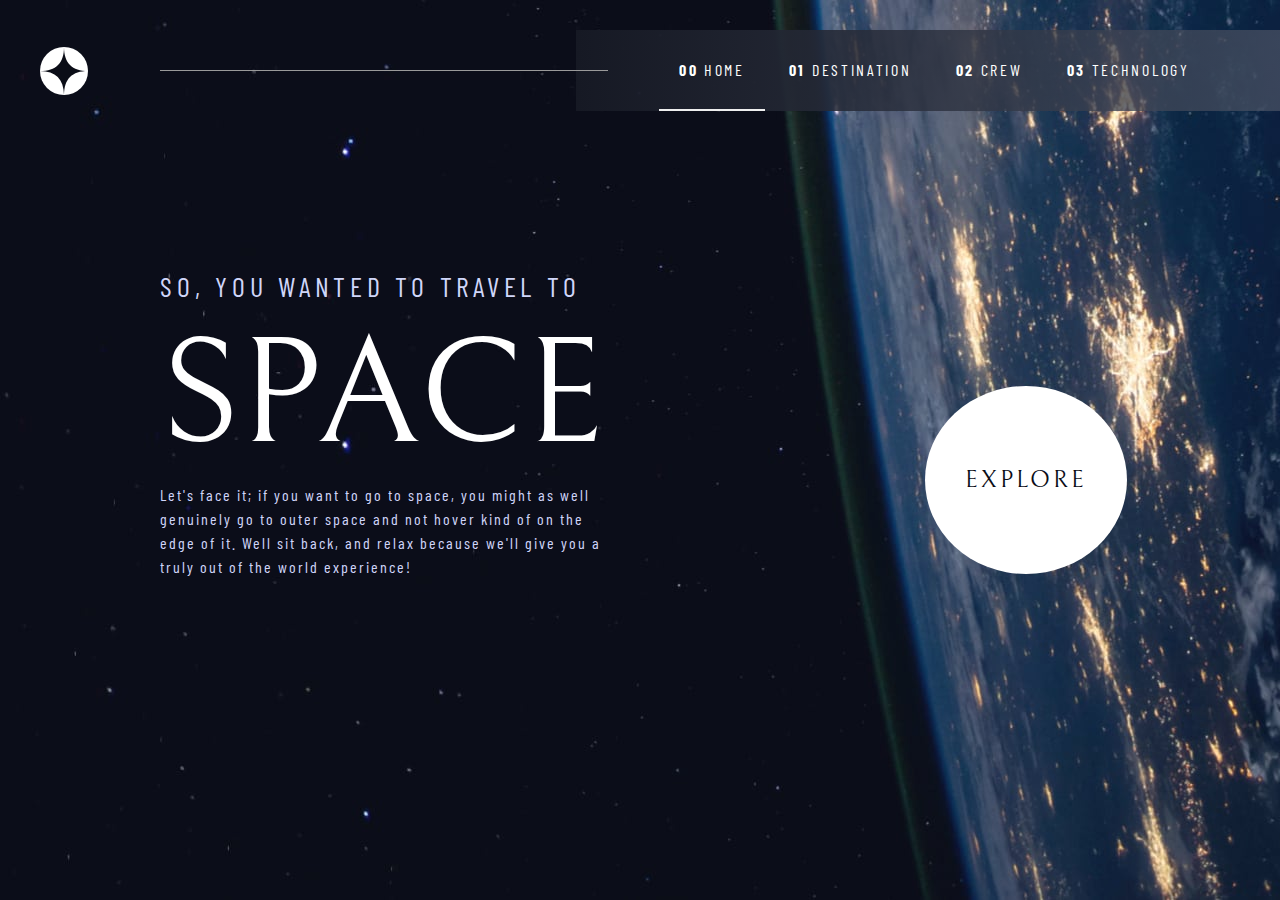
<file: index.html>
<!DOCTYPE html>
<html lang="en" dir="ltr">

<head>
  <meta charset="utf-8">
  <title>Frontend Mentor | Space tourism website</title>
  <link rel="icon" href="images/favicon-32x32.png">
  <link rel="stylesheet" href="css/styles-index.css">
  <link rel="preconnect" href="https://fonts.googleapis.com">
  <link rel="preconnect" href="https://fonts.gstatic.com" crossorigin>
  <link href="https://fonts.googleapis.com/css2?family=Barlow+Condensed&family=Bellefair&display=swap" rel="stylesheet">
</head>

<body>
  <header>
    <img class="navicon" src="images/shared/logo.svg" alt="">
    <hr class="navhr">
    <nav>
      <ul class="navul">
        <li class="navitemselected"><a href="index.html"><strong>00</strong> HOME</a></li>
        <li><a href="destination-moon.html"><strong>01</strong> DESTINATION</a></li>
        <li><a href="crew-commander.html"><strong>02</strong> CREW</a></li>
        <li><a href="technology-vehicle.html"><strong>03</strong> TECHNOLOGY</a></li>
      </ul>
    </nav>
  </header>
  <div class="main-container">
    <div class="sub-container1">
        <h5>SO, YOU WANTED TO TRAVEL TO</h5>
        <h1>SPACE</h1>
        <p>Let's face it; if you want to go to space, you might as well genuinely go to outer
           space and not hover kind of on the edge of it. Well sit back, and relax because we'll
           give you a truly out of the world experience!
        </p>
    </div>
    <div class="sub-container2">
      <a class="btn" href="">EXPLORE</a>
    </div>

  </div>


</body>

</html>
</file>
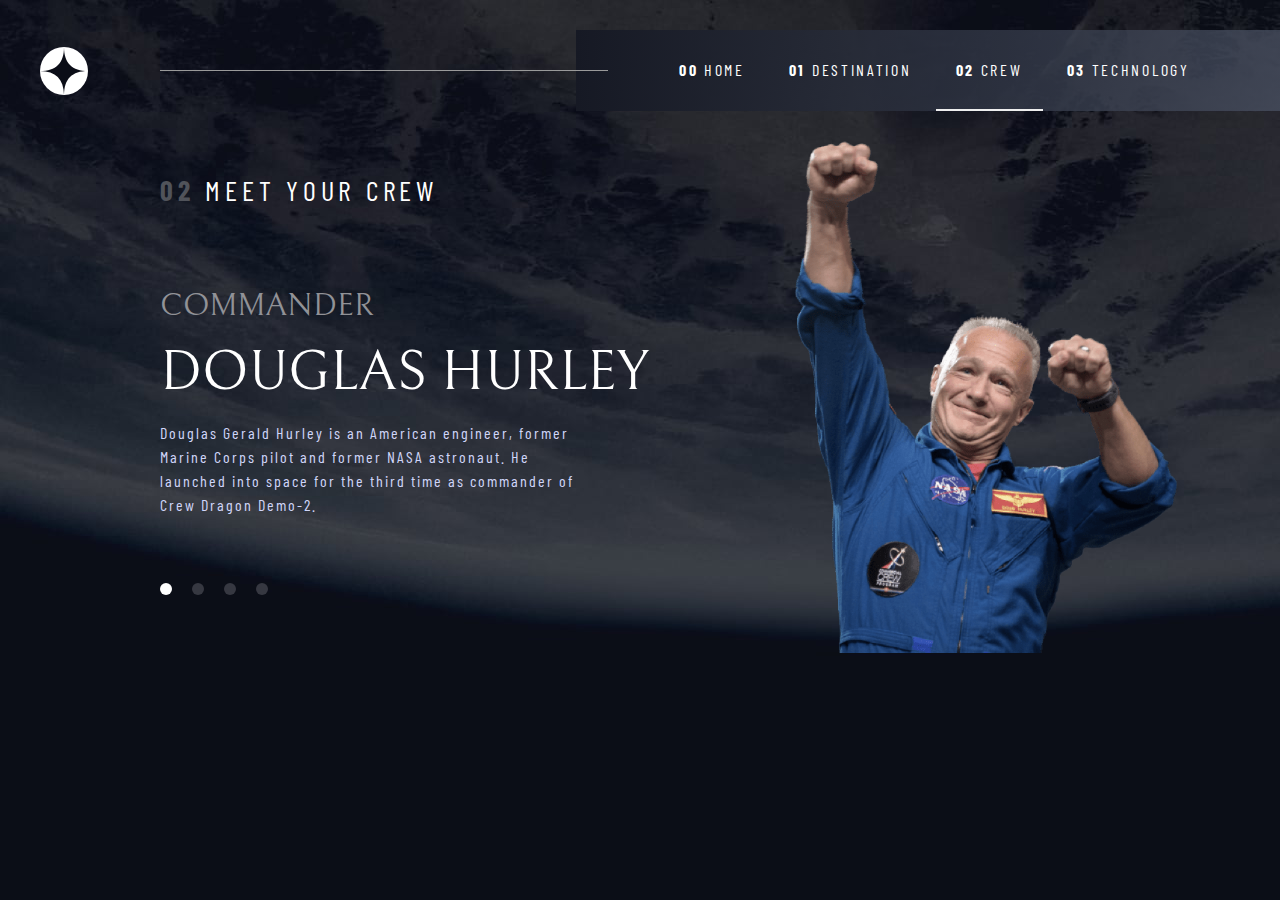
<file: crew-commander.html>
<!DOCTYPE html>
<html lang="en" dir="ltr">

<head>
  <meta charset="utf-8">
  <title>Frontend Mentor | Space tourism website</title>
  <link rel="icon" href="images/favicon-32x32.png">
  <link rel="stylesheet" href="css/styles-index.css">
  <link rel="stylesheet" href="css/styles-crew.css">
  <link rel="preconnect" href="https://fonts.googleapis.com">
  <link rel="preconnect" href="https://fonts.gstatic.com" crossorigin>
  <link href="https://fonts.googleapis.com/css2?family=Barlow+Condensed&family=Bellefair&display=swap" rel="stylesheet">
</head>

<body>
  <header>
    <img class="navicon" src="images/shared/logo.svg" alt="">
    <hr class="navhr">
    <nav>
      <ul class="navul">
        <li><a href="index.html"><strong>00</strong> HOME</a></li>
        <li><a href="destination-moon.html"><strong>01</strong> DESTINATION</a></li>
        <li class="navitemselected"><a href="crew-commander.html"><strong>02</strong> CREW</a></li>
        <li><a href="technology-vehicle.html"><strong>03</strong> TECHNOLOGY</a></li>
      </ul>
    </nav>
  </header>
  <div class="main-container-crew">
    <div class="sub-container1crew">
      <h5><span class="number-span"><strong>02</strong></span> MEET YOUR CREW</h5>
      <h4>COMMANDER</h4>
      <h3>DOUGLAS HURLEY</h3>
      <p>Douglas Gerald Hurley is an American engineer, former Marine Corps pilot and former NASA astronaut. He launched into space for the third time as commander of Crew Dragon Demo-2.</p>
      <div class="dotpagelinks">
        <a class="dotselected" href="crew-commander.html"></a>
        <a class="dot" href="crew-specialist.html"></a>
        <a class="dot" href="crew-pilot.html"></a>
        <a class="dot" href="crew-engineer.html"></a>
      </div>
    </div>
    <div class="sub-container2crew">
        <img class="crewimg" src="images/crew/image-douglas-hurley.png" alt="crew moon">
    </div>
  </div>


</body>

</html>
</file>
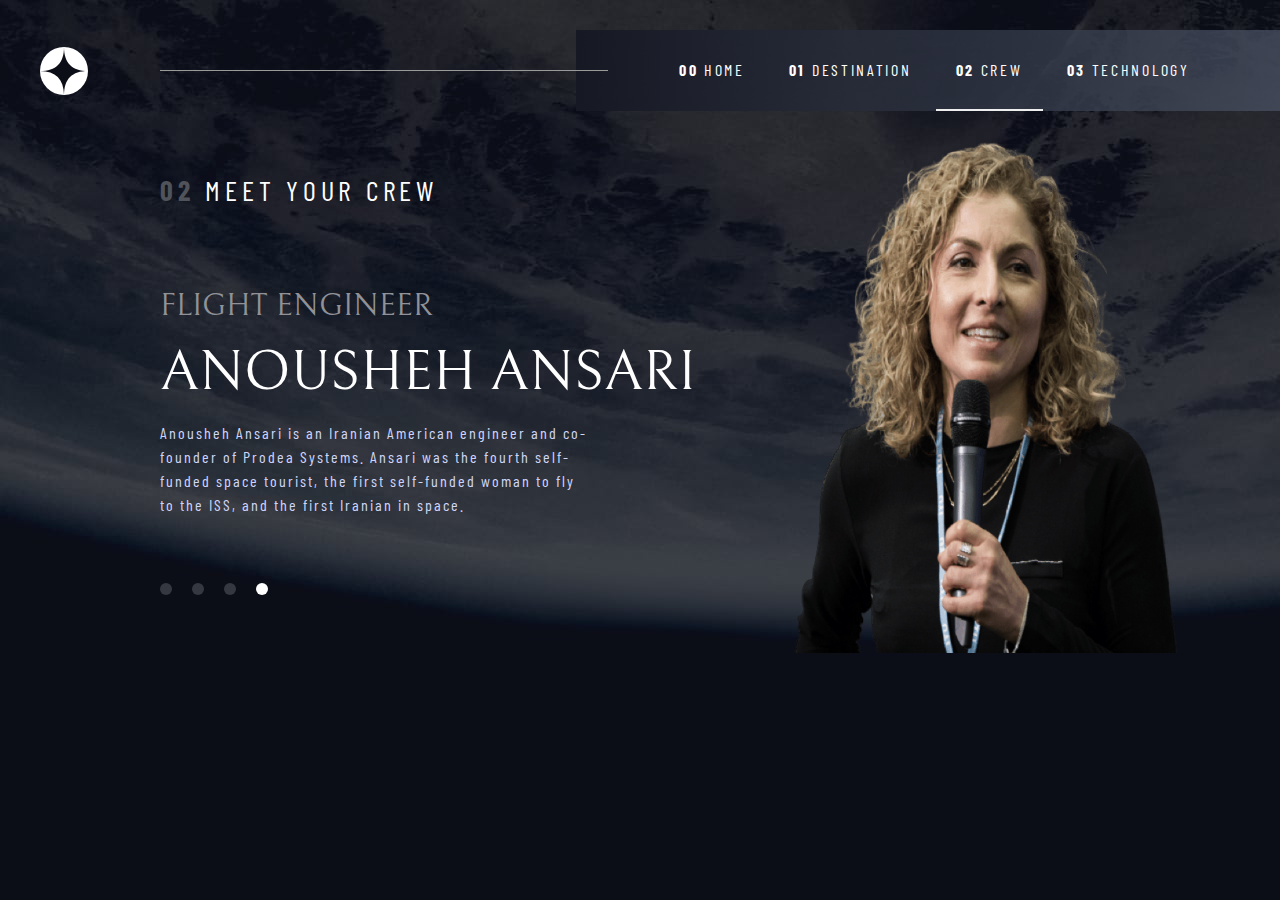
<file: crew-engineer.html>
<!DOCTYPE html>
<html lang="en" dir="ltr">

<head>
  <meta charset="utf-8">
  <title>Frontend Mentor | Space tourism website</title>
  <link rel="icon" href="images/favicon-32x32.png">
  <link rel="stylesheet" href="css/styles-index.css">
  <link rel="stylesheet" href="css/styles-crew.css">
  <link rel="preconnect" href="https://fonts.googleapis.com">
  <link rel="preconnect" href="https://fonts.gstatic.com" crossorigin>
  <link href="https://fonts.googleapis.com/css2?family=Barlow+Condensed&family=Bellefair&display=swap" rel="stylesheet">
</head>

<body>
  <header>
    <img class="navicon" src="images/shared/logo.svg" alt="">
    <hr class="navhr">
    <nav>
      <ul class="navul">
        <li><a href="index.html"><strong>00</strong> HOME</a></li>
        <li><a href="destination-moon.html"><strong>01</strong> DESTINATION</a></li>
        <li class="navitemselected"><a href="crew-commander.html"><strong>02</strong> CREW</a></li>
        <li><a href="technology-vehicle.html"><strong>03</strong> TECHNOLOGY</a></li>
      </ul>
    </nav>
  </header>
  <div class="main-container-crew">
    <div class="sub-container1crew">
      <h5><span class="number-span"><strong>02</strong></span> MEET YOUR CREW</h5>
      <h4>FLIGHT ENGINEER</h4>
      <h3>ANOUSHEH ANSARI</h3>
      <p>Anousheh Ansari is an Iranian American engineer and co-founder of Prodea Systems. Ansari was the fourth self-funded space tourist, the first self-funded woman to fly to the ISS, and the first Iranian in space.</p>
      <div class="dotpagelinks">
        <a class="dot" href="crew-commander.html"></a>
        <a class="dot" href="crew-specialist.html"></a>
        <a class="dot" href="crew-pilot.html"></a>
        <a class="dotselected" href="crew-engineer.html"></a>
      </div>
    </div>
    <div class="sub-container2crew">
        <img class="crewimg" src="images/crew/image-anousheh-ansari.png" alt="crew moon">
    </div>
  </div>


</body>

</html>
</file>
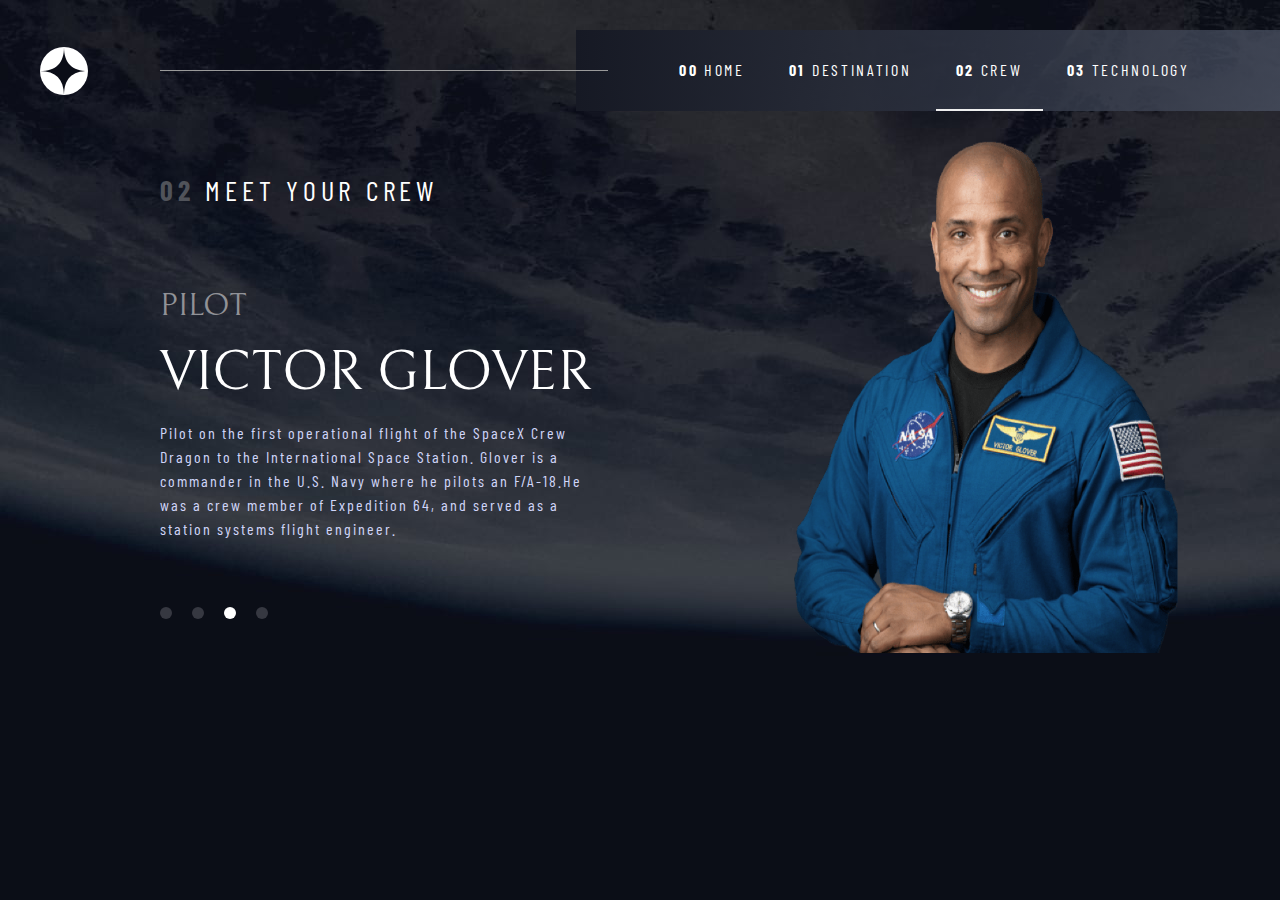
<file: crew-pilot.html>
<!DOCTYPE html>
<html lang="en" dir="ltr">

<head>
  <meta charset="utf-8">
  <title>Frontend Mentor | Space tourism website</title>
  <link rel="icon" href="images/favicon-32x32.png">
  <link rel="stylesheet" href="css/styles-index.css">
  <link rel="stylesheet" href="css/styles-crew.css">
  <link rel="preconnect" href="https://fonts.googleapis.com">
  <link rel="preconnect" href="https://fonts.gstatic.com" crossorigin>
  <link href="https://fonts.googleapis.com/css2?family=Barlow+Condensed&family=Bellefair&display=swap" rel="stylesheet">
</head>

<body>
  <header>
    <img class="navicon" src="images/shared/logo.svg" alt="">
    <hr class="navhr">
    <nav>
      <ul class="navul">
        <li><a href="index.html"><strong>00</strong> HOME</a></li>
        <li><a href="destination-moon.html"><strong>01</strong> DESTINATION</a></li>
        <li class="navitemselected"><a href="crew-commander.html"><strong>02</strong> CREW</a></li>
        <li><a href="technology-vehicle.html"><strong>03</strong> TECHNOLOGY</a></li>
      </ul>
    </nav>
  </header>
  <div class="main-container-crew">
    <div class="sub-container1crew">
      <h5><span class="number-span"><strong>02</strong></span> MEET YOUR CREW</h5>
      <h4>PILOT</h4>
      <h3>VICTOR GLOVER</h3>
      <p>Pilot on the first operational flight of the SpaceX Crew Dragon to the International Space Station. Glover is a commander in the U.S. Navy where he pilots an F/A-18.He was a crew member of Expedition 64, and served as a station systems flight engineer.</p>
      <div class="dotpagelinks">
        <a class="dot" href="crew-commander.html"></a>
        <a class="dot" href="crew-specialist.html"></a>
        <a class="dotselected" href="crew-pilot.html"></a>
        <a class="dot" href="crew-engineer.html"></a>
      </div>
    </div>
    <div class="sub-container2crew">
        <img class="crewimg" src="images/crew/image-victor-glover.png" alt="crew moon">
    </div>
  </div>


</body>

</html>
</file>
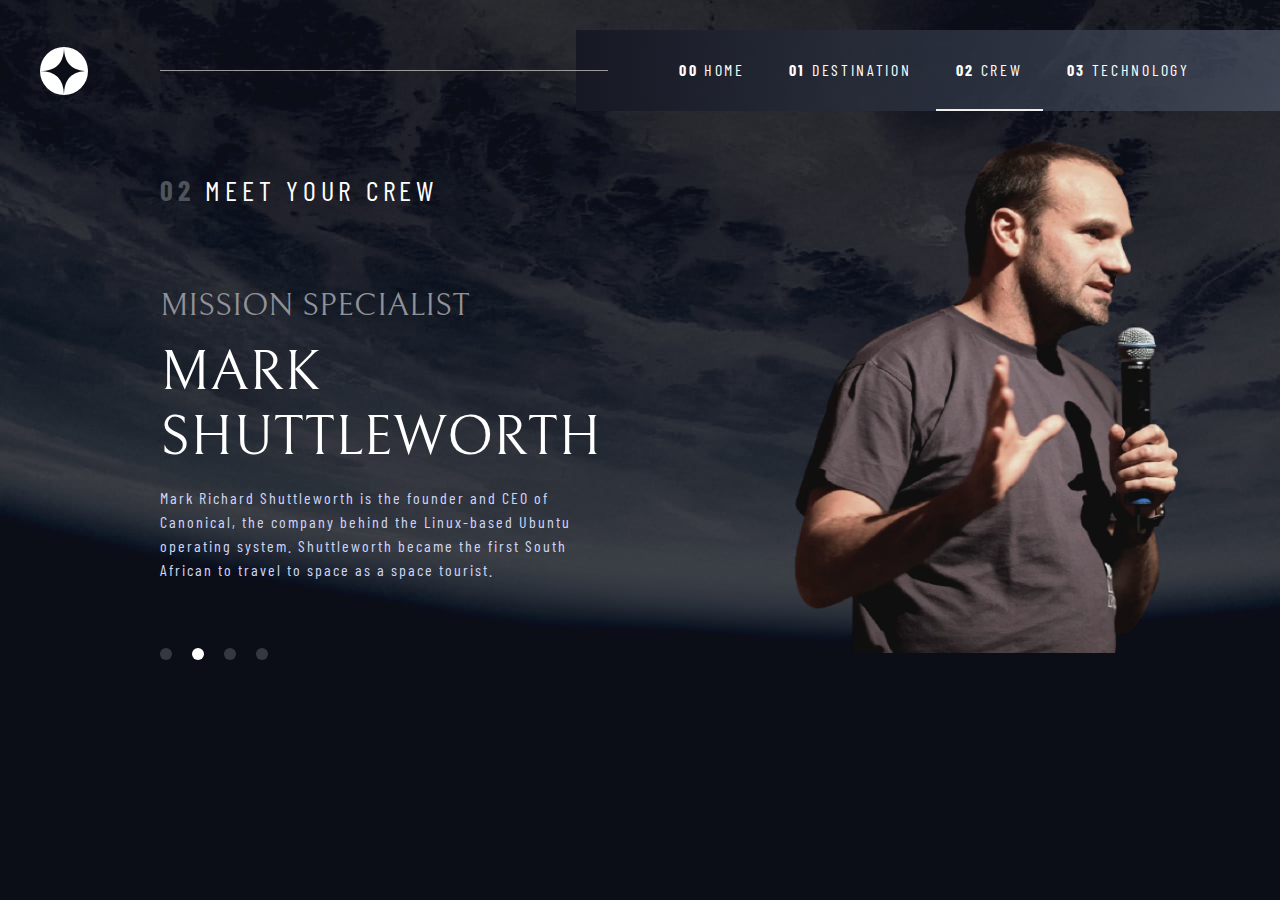
<file: crew-specialist.html>
<!DOCTYPE html>
<html lang="en" dir="ltr">

<head>
  <meta charset="utf-8">
  <title>Frontend Mentor | Space tourism website</title>
  <link rel="icon" href="images/favicon-32x32.png">
  <link rel="stylesheet" href="css/styles-index.css">
  <link rel="stylesheet" href="css/styles-crew.css">
  <link rel="preconnect" href="https://fonts.googleapis.com">
  <link rel="preconnect" href="https://fonts.gstatic.com" crossorigin>
  <link href="https://fonts.googleapis.com/css2?family=Barlow+Condensed&family=Bellefair&display=swap" rel="stylesheet">
</head>

<body>
  <header>
    <img class="navicon" src="images/shared/logo.svg" alt="">
    <hr class="navhr">
    <nav>
      <ul class="navul">
        <li><a href="index.html"><strong>00</strong> HOME</a></li>
        <li><a href="destination-moon.html"><strong>01</strong> DESTINATION</a></li>
        <li class="navitemselected"><a href="crew-commander.html"><strong>02</strong> CREW</a></li>
        <li><a href="technology-vehicle.html"><strong>03</strong> TECHNOLOGY</a></li>
      </ul>
    </nav>
  </header>
  <div class="main-container-crew">
    <div class="sub-container1crew">
      <h5><span class="number-span"><strong>02</strong></span> MEET YOUR CREW</h5>
      <h4>MISSION SPECIALIST</h4>
      <h3>MARK SHUTTLEWORTH</h3>
      <p>Mark Richard Shuttleworth is the founder and CEO of Canonical, the company behind the Linux-based Ubuntu operating system. Shuttleworth became the first South African to travel to space as a space tourist.</p>
      <div class="dotpagelinks">
        <a class="dot" href="crew-commander.html"></a>
        <a class="dotselected" href="crew-specialist.html"></a>
        <a class="dot" href="crew-pilot.html"></a>
        <a class="dot" href="crew-engineer.html"></a>
      </div>
    </div>
    <div class="sub-container2crew">
        <img class="crewimg" src="images/crew/image-mark-shuttleworth.webp" alt="crew moon">
    </div>
  </div>


</body>

</html>
</file>
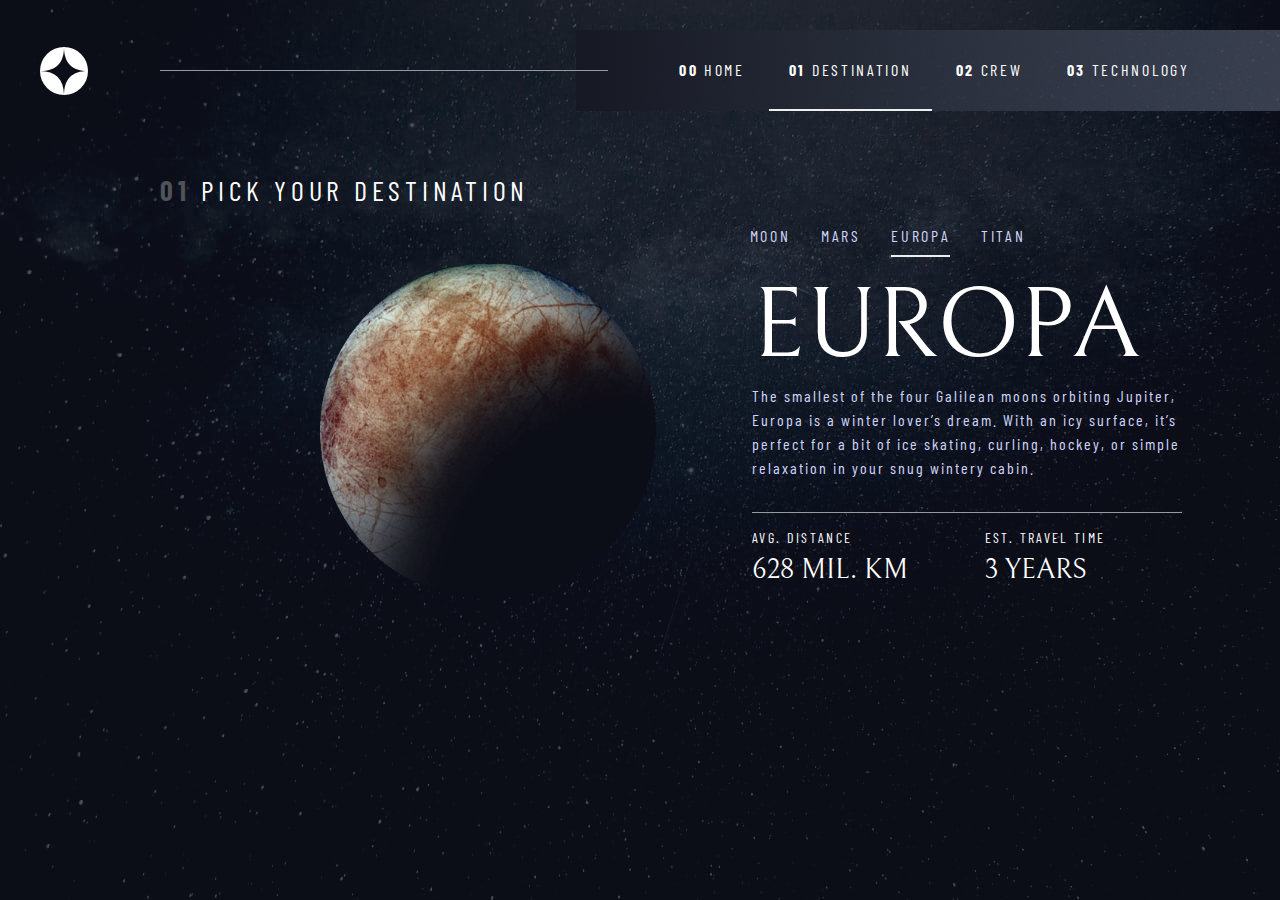
<file: destination-europa.html>
<!DOCTYPE html>
<html lang="en" dir="ltr">

<head>
  <meta charset="utf-8">
  <title>Frontend Mentor | Space tourism website</title>
  <link rel="icon" href="images/favicon-32x32.png">
  <link rel="stylesheet" href="css/styles-index.css">
  <link rel="stylesheet" href="css/styles-dest.css">
  <link rel="preconnect" href="https://fonts.googleapis.com">
  <link rel="preconnect" href="https://fonts.gstatic.com" crossorigin>
  <link href="https://fonts.googleapis.com/css2?family=Barlow+Condensed&family=Bellefair&display=swap" rel="stylesheet">
</head>

<body>
  <header>
    <img class="navicon" src="images/shared/logo.svg" alt="">
    <hr class="navhr">
    <nav>
      <ul class="navul">
        <li><a href="index.html"><strong>00</strong> HOME</a></li>
        <li class="navitemselected"><a href="destination-moon.html"><strong>01</strong> DESTINATION</a></li>
        <li><a href="crew-commander.html"><strong>02</strong> CREW</a></li>
        <li><a href="technology-vehicle.html"><strong>03</strong> TECHNOLOGY</a></li>
      </ul>
    </nav>
  </header>
  <div class="main-container-dest">
    <div class="sub-container1dest">
      <h5><span class="number-span"><strong>01</strong></span> PICK YOUR DESTINATION</h5>
      <img class="destimg" src="images/destination/image-europa.png" alt="dest moon">
    </div>
    <div class="sub-container2dest">
      <ul class="navuldest">
        <li> <a href="destination-moon.html">MOON</a> </li>
        <li> <a href="destination-mars.html">MARS</a> </li>
        <li class="navitemselected"> <a href="destination-europa.html">EUROPA</a> </li>
        <li> <a href="destination-titan.html">TITAN</a> </li>
      </ul>
      <h1>EUROPA</h1>
      <p>
        The smallest of the four Galilean moons orbiting Jupiter, Europa is a winter lover’s dream. With an icy surface, it’s perfect for a bit of ice skating, curling, hockey, or simple relaxation in your snug wintery cabin.
      </p>
      <hr>

      <div class="mini-container1">
        <h6>AVG. DISTANCE</h6>
        <h6>EST. TRAVEL TIME</h6>
      </div>

      <div class="mini-container2">
        <h6>628 MIL. KM</h6>
        <h6>3 YEARS</h6>
      </div>
    </div>
  </div>


</body>

</html>
</file>
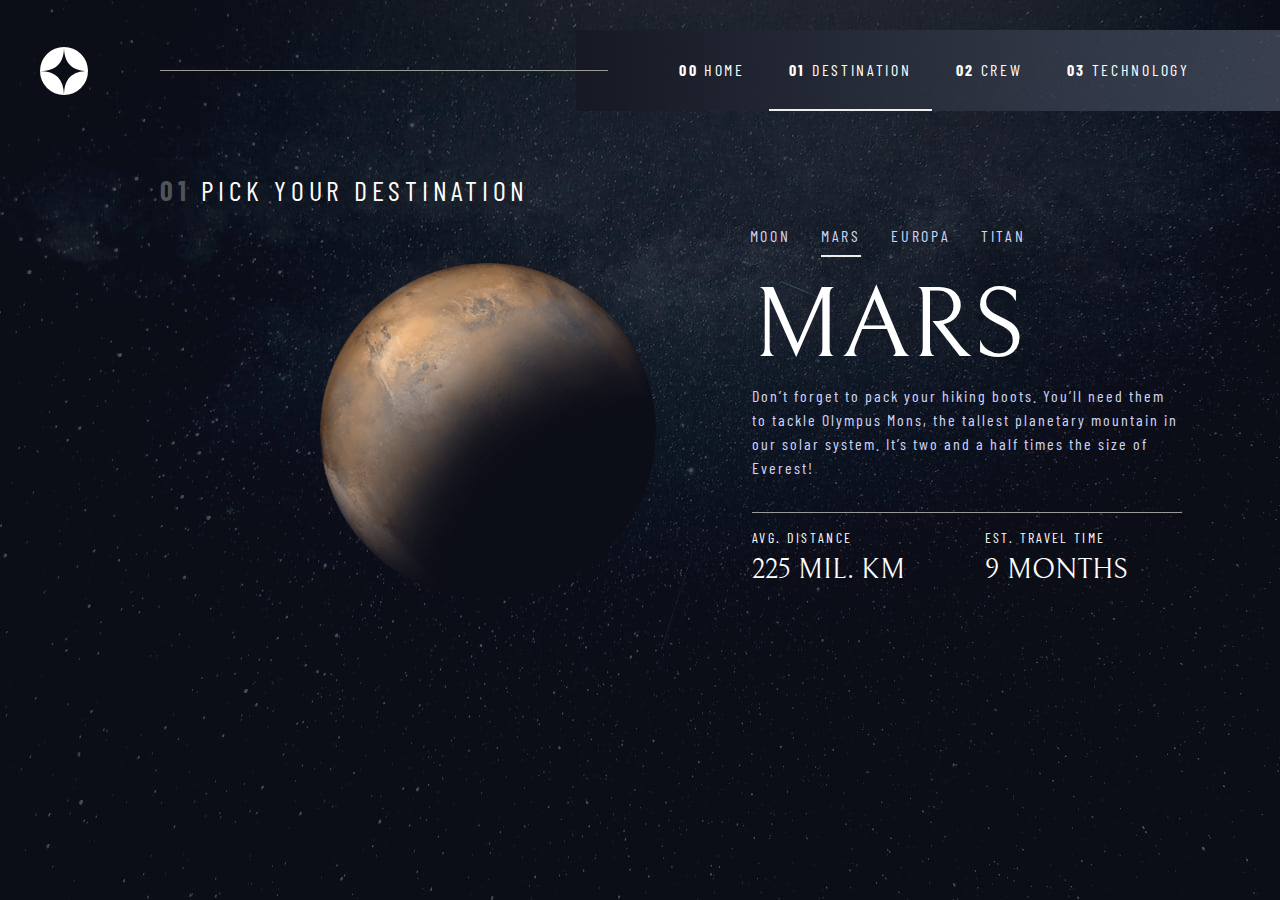
<file: destination-mars.html>
<!DOCTYPE html>
<html lang="en" dir="ltr">

<head>
  <meta charset="utf-8">
  <title>Frontend Mentor | Space tourism website</title>
  <link rel="icon" href="images/favicon-32x32.png">
  <link rel="stylesheet" href="css/styles-index.css">
  <link rel="stylesheet" href="css/styles-dest.css">
  <link rel="preconnect" href="https://fonts.googleapis.com">
  <link rel="preconnect" href="https://fonts.gstatic.com" crossorigin>
  <link href="https://fonts.googleapis.com/css2?family=Barlow+Condensed&family=Bellefair&display=swap" rel="stylesheet">
</head>

<body>
  <header>
    <img class="navicon" src="images/shared/logo.svg" alt="">
    <hr class="navhr">
    <nav>
      <ul class="navul">
        <li><a href="index.html"><strong>00</strong> HOME</a></li>
        <li class="navitemselected"><a href="destination-moon.html"><strong>01</strong> DESTINATION</a></li>
        <li><a href="crew-commander.html"><strong>02</strong> CREW</a></li>
        <li><a href="technology-vehicle.html"><strong>03</strong> TECHNOLOGY</a></li>
      </ul>
    </nav>
  </header>
  <div class="main-container-dest">
    <div class="sub-container1dest">
      <h5><span class="number-span"><strong>01</strong></span> PICK YOUR DESTINATION</h5>
      <img class="destimg" src="images/destination/image-mars.png" alt="dest moon">
    </div>
    <div class="sub-container2dest">
      <ul class="navuldest">
        <li> <a href="destination-moon.html">MOON</a> </li>
        <li class="navitemselected"> <a href="destination-mars.html">MARS</a> </li>
        <li> <a href="destination-europa.html">EUROPA</a> </li>
        <li> <a href="destination-titan.html">TITAN</a> </li>
      </ul>
      <h1>MARS</h1>
      <p>
        Don’t forget to pack your hiking boots. You’ll need them to tackle Olympus Mons, the tallest planetary mountain in our solar system. It’s two and a half times the size of Everest!
      </p>
      <hr>

      <div class="mini-container1">
        <h6>AVG. DISTANCE</h6>
        <h6>EST. TRAVEL TIME</h6>
      </div>

      <div class="mini-container2">
        <h6>225 MIL. KM</h6>
        <h6>9 MONTHS</h6>
      </div>
    </div>
  </div>


</body>

</html>
</file>
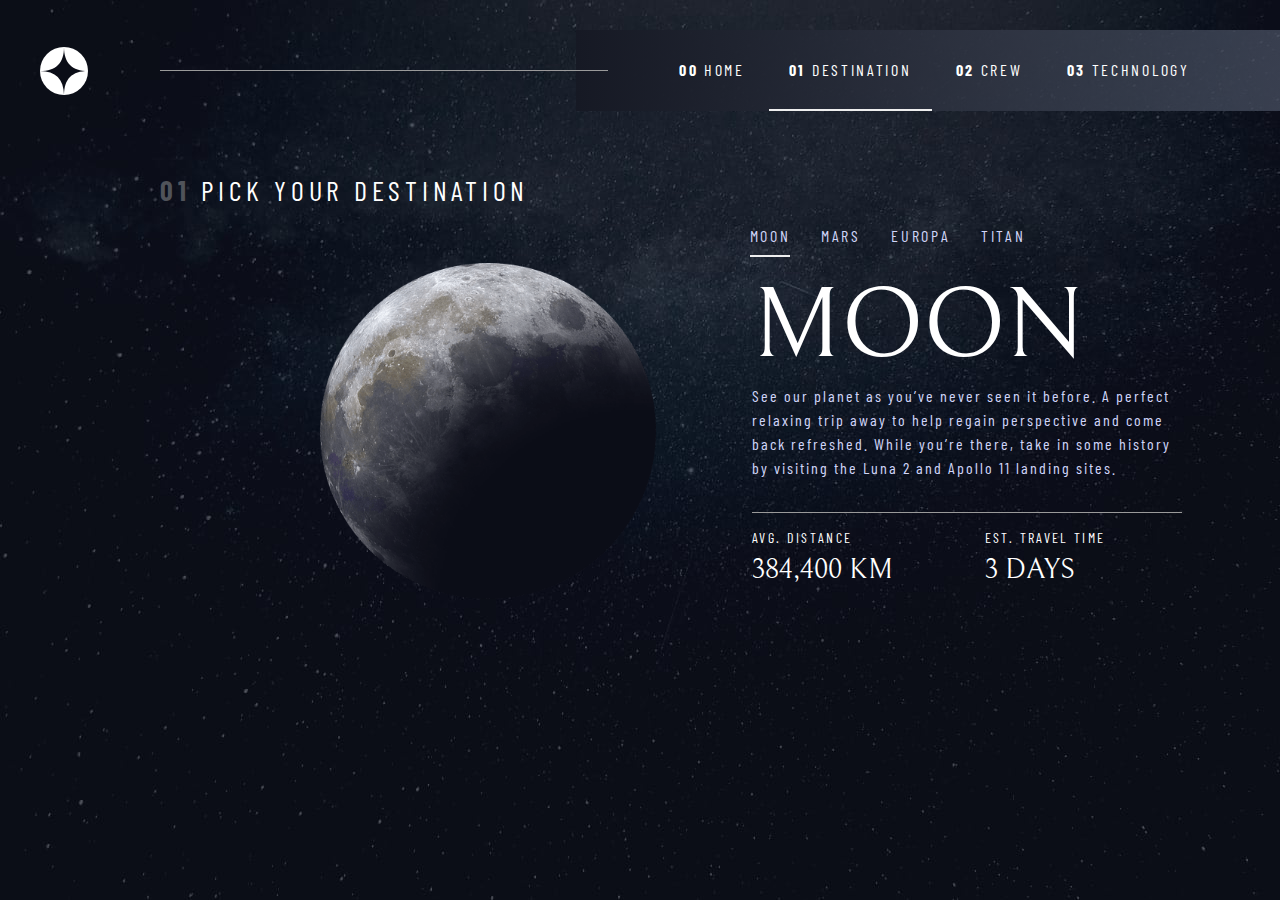
<file: destination-moon.html>
<!DOCTYPE html>
<html lang="en" dir="ltr">

<head>
  <meta charset="utf-8">
  <title>Frontend Mentor | Space tourism website</title>
  <link rel="icon" href="images/favicon-32x32.png">
  <link rel="stylesheet" href="css/styles-index.css">
  <link rel="stylesheet" href="css/styles-dest.css">
  <link rel="preconnect" href="https://fonts.googleapis.com">
  <link rel="preconnect" href="https://fonts.gstatic.com" crossorigin>
  <link href="https://fonts.googleapis.com/css2?family=Barlow+Condensed&family=Bellefair&display=swap" rel="stylesheet">
</head>

<body>
  <header>
    <img class="navicon" src="images/shared/logo.svg" alt="">
    <hr class="navhr">
    <nav>
      <ul class="navul">
        <li><a href="index.html"><strong>00</strong> HOME</a></li>
        <li class="navitemselected"><a href="destination-moon.html"><strong>01</strong> DESTINATION</a></li>
        <li><a href="crew-commander.html"><strong>02</strong> CREW</a></li>
        <li><a href="technology-vehicle.html"><strong>03</strong> TECHNOLOGY</a></li>
      </ul>
    </nav>
  </header>
  <div class="main-container-dest">
    <div class="sub-container1dest">
      <h5><span class="number-span"><strong>01</strong></span> PICK YOUR DESTINATION</h5>
      <img class="destimg" src="images/destination/image-moon.png" alt="dest moon">
    </div>
    <div class="sub-container2dest">
      <ul class="navuldest">
        <li class="navitemselected"> <a href="destination-moon.html">MOON</a> </li>
        <li> <a href="destination-mars.html">MARS</a> </li>
        <li> <a href="destination-europa.html">EUROPA</a> </li>
        <li> <a href="destination-titan.html">TITAN</a> </li>
      </ul>
      <h1>MOON</h1>
      <p>
        See our planet as you’ve never seen it before. A perfect relaxing trip away to help regain perspective and come back refreshed. While you’re there, take in some history by visiting the Luna 2 and Apollo 11 landing sites.
      </p>
      <hr>

      <div class="mini-container1">
        <h6>AVG. DISTANCE</h6>
        <h6>EST. TRAVEL TIME</h6>
      </div>

      <div class="mini-container2">
        <h6>384,400 KM</h6>
        <h6>3 DAYS</h6>
      </div>
    </div>
  </div>


</body>

</html>
</file>
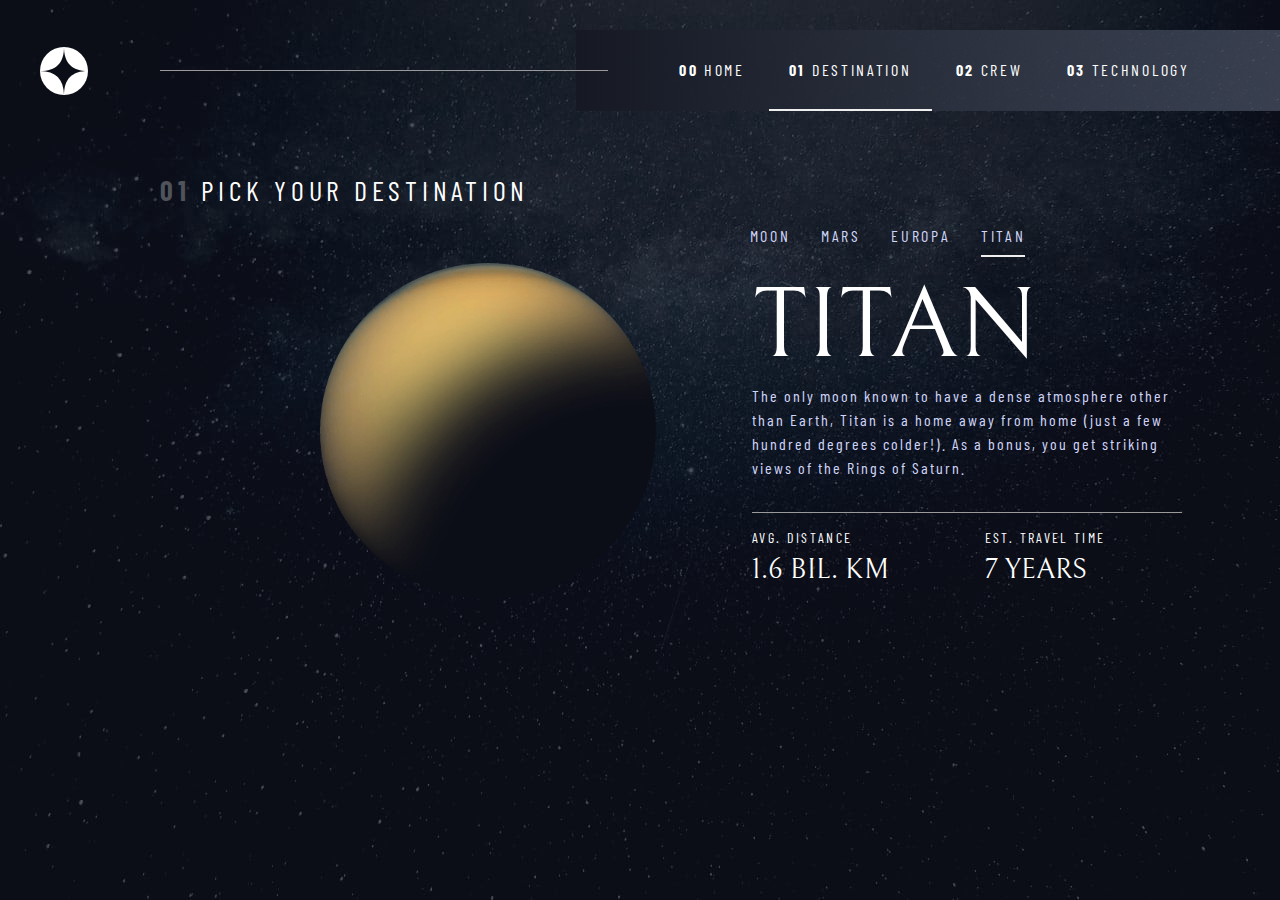
<file: destination-titan.html>
<!DOCTYPE html>
<html lang="en" dir="ltr">

<head>
  <meta charset="utf-8">
  <title>Frontend Mentor | Space tourism website</title>
  <link rel="icon" href="images/favicon-32x32.png">
  <link rel="stylesheet" href="css/styles-index.css">
  <link rel="stylesheet" href="css/styles-dest.css">
  <link rel="preconnect" href="https://fonts.googleapis.com">
  <link rel="preconnect" href="https://fonts.gstatic.com" crossorigin>
  <link href="https://fonts.googleapis.com/css2?family=Barlow+Condensed&family=Bellefair&display=swap" rel="stylesheet">
</head>

<body>
  <header>
    <img class="navicon" src="images/shared/logo.svg" alt="">
    <hr class="navhr">
    <nav>
      <ul class="navul">
        <li><a href="index.html"><strong>00</strong> HOME</a></li>
        <li class="navitemselected"><a href="destination-moon.html"><strong>01</strong> DESTINATION</a></li>
        <li><a href="crew-commander.html"><strong>02</strong> CREW</a></li>
        <li><a href="technology-vehicle.html"><strong>03</strong> TECHNOLOGY</a></li>
      </ul>
    </nav>
  </header>
  <div class="main-container-dest">
    <div class="sub-container1dest">
      <h5><span class="number-span"><strong>01</strong></span> PICK YOUR DESTINATION</h5>
      <img class="destimg" src="images/destination/image-titan.png" alt="dest moon">
    </div>
    <div class="sub-container2dest">
      <ul class="navuldest">
        <li> <a href="destination-moon.html">MOON</a> </li>
        <li> <a href="destination-mars.html">MARS</a> </li>
        <li> <a href="destination-europa.html">EUROPA</a> </li>
        <li class="navitemselected"> <a href="destination-titan.html">TITAN</a> </li>
      </ul>
      <h1>TITAN</h1>
      <p>
        The only moon known to have a dense atmosphere other than Earth, Titan is a home away from home (just a few hundred degrees colder!). As a bonus, you get striking views of the Rings of Saturn.
      </p>
      <hr>

      <div class="mini-container1">
        <h6>AVG. DISTANCE</h6>
        <h6>EST. TRAVEL TIME</h6>
      </div>

      <div class="mini-container2">
        <h6>1.6 BIL. KM</h6>
        <h6>7 YEARS</h6>
      </div>
    </div>
  </div>


</body>

</html>
</file>
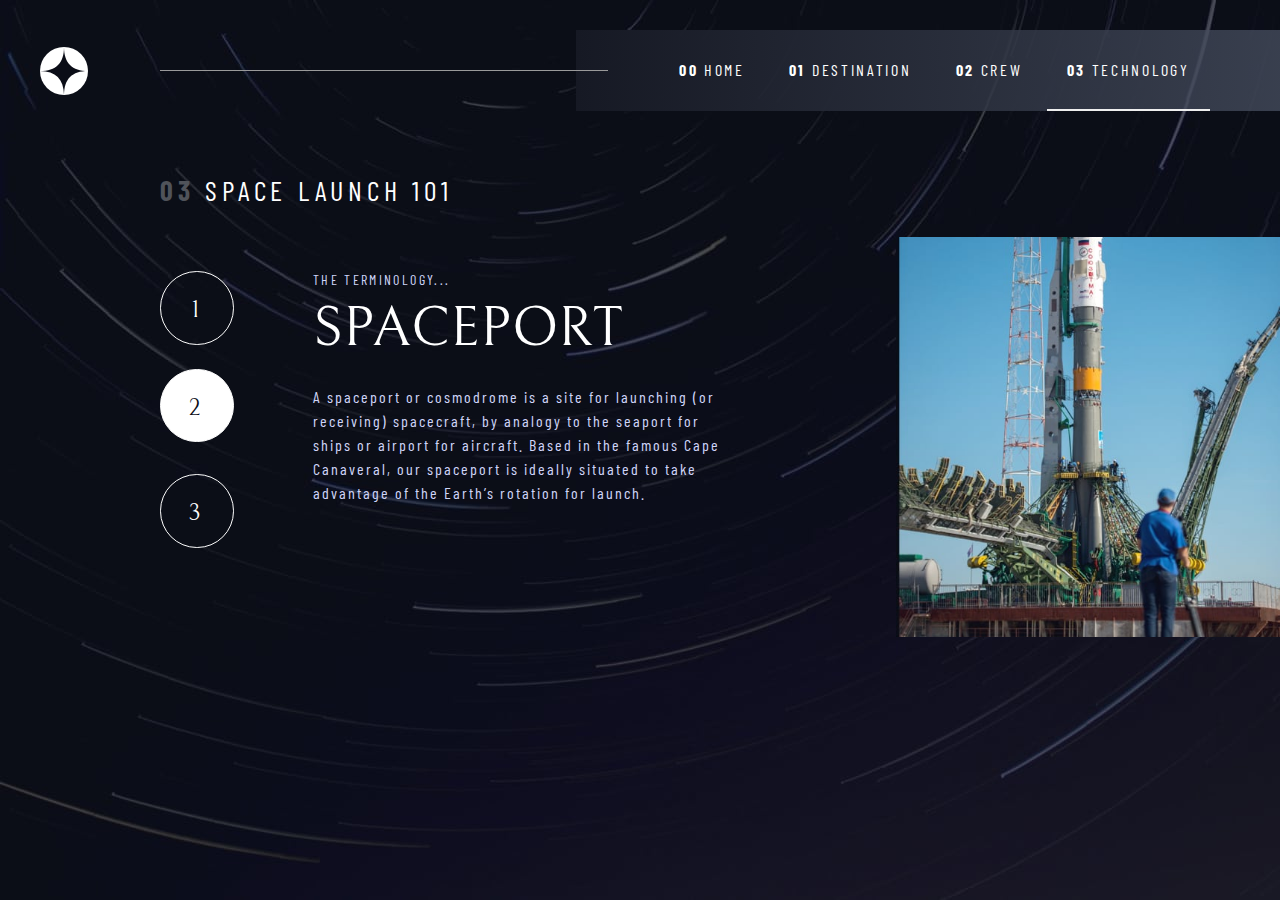
<file: technology-spaceport.html>
<!DOCTYPE html>
<html lang="en" dir="ltr">

<head>
  <meta charset="utf-8">
  <title>Frontend Mentor | Space tourism website</title>
  <link rel="icon" href="images/favicon-32x32.png">
  <link rel="stylesheet" href="css/styles-index.css">
  <link rel="stylesheet" href="css/styles-tech.css">
  <link rel="preconnect" href="https://fonts.googleapis.com">
  <link rel="preconnect" href="https://fonts.gstatic.com" crossorigin>
  <link href="https://fonts.googleapis.com/css2?family=Barlow+Condensed&family=Bellefair&display=swap" rel="stylesheet">
</head>

<body>
  <header>
    <img class="navicon" src="images/shared/logo.svg" alt="">
    <hr class="navhr">
    <nav>
      <ul class="navul">
        <li><a href="index.html"><strong>00</strong> HOME</a></li>
        <li><a href="destination-moon.html"><strong>01</strong> DESTINATION</a></li>
        <li><a href="crew-commander.html"><strong>02</strong> CREW</a></li>
        <li class="navitemselected"><a href="technology-vehicle.html"><strong>03</strong> TECHNOLOGY</a></li>
      </ul>
    </nav>
  </header>
  <div class="main-container-tech">
    <div class="sub-container1tech">
      <h5><span class="number-span"><strong>03</strong></span> SPACE LAUNCH 101</h5>
      <div class="mini-container-tech">
        <div class="mini-con-tech1">
          <a class="circle" href="technology-vehicle.html">1</a>
          <a class="circleselected" href="technology-spaceport.html">2</a>
          <a class="circle" href="technology-capsule.html">3</a>
        </div>
        <div class="mini-con-tech2">
          <h6>THE TERMINOLOGY...</h6>
          <h3>SPACEPORT</h3>
          <p>A spaceport or cosmodrome is a site for launching (or receiving) spacecraft, by analogy to the seaport for ships or airport for aircraft. Based in the famous Cape Canaveral, our spaceport is ideally situated to take advantage of the
            Earth’s rotation for launch.</p>
        </div>
      </div>

    </div>

    <div class="sub-container2tech">
      <img class="techimg" src="images/technology/image-spaceport-portrait.jpg" alt="spaceport">
    </div>
  </div>
</body>

</html>
</file>
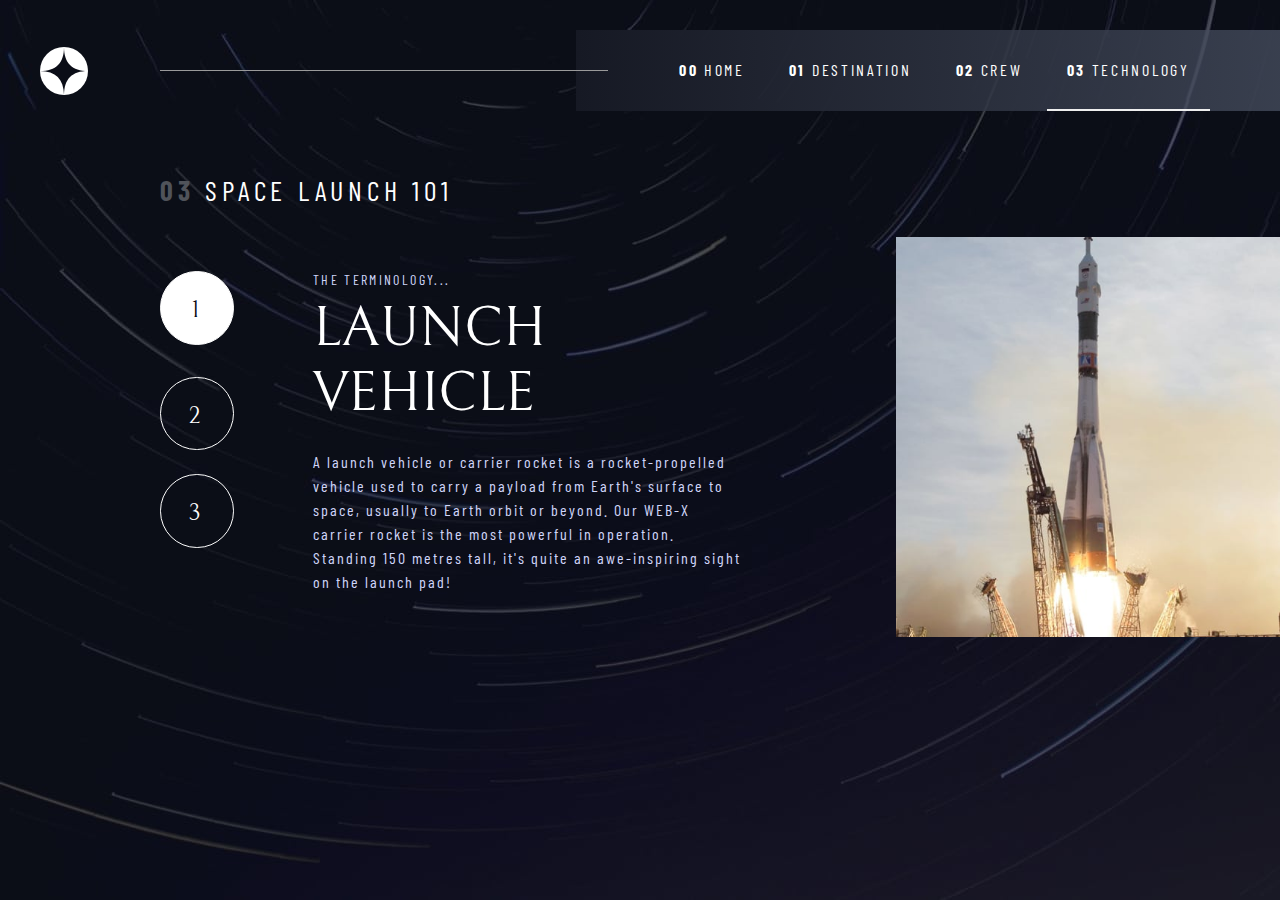
<file: technology-vehicle.html>
<!DOCTYPE html>
<html lang="en" dir="ltr">

<head>
  <meta charset="utf-8">
  <title>Frontend Mentor | Space tourism website</title>
  <link rel="icon" href="images/favicon-32x32.png">
  <link rel="stylesheet" href="css/styles-index.css">
  <link rel="stylesheet" href="css/styles-tech.css">
  <link rel="preconnect" href="https://fonts.googleapis.com">
  <link rel="preconnect" href="https://fonts.gstatic.com" crossorigin>
  <link href="https://fonts.googleapis.com/css2?family=Barlow+Condensed&family=Bellefair&display=swap" rel="stylesheet">
</head>

<body>
  <header>
    <img class="navicon" src="images/shared/logo.svg" alt="">
    <hr class="navhr">
    <nav>
      <ul class="navul">
        <li><a href="index.html"><strong>00</strong> HOME</a></li>
        <li><a href="destination-moon.html"><strong>01</strong> DESTINATION</a></li>
        <li><a href="crew-commander.html"><strong>02</strong> CREW</a></li>
        <li class="navitemselected"><a href="technology-vehicle.html"><strong>03</strong> TECHNOLOGY</a></li>
      </ul>
    </nav>
  </header>
  <div class="main-container-tech">
    <div class="sub-container1tech">
      <h5><span class="number-span"><strong>03</strong></span> SPACE LAUNCH 101</h5>
      <div class="mini-container-tech">
        <div class="mini-con-tech1">
          <a class="circleselected" href="technology-vehicle.html">1</a>
          <a class="circle" href="technology-spaceport.html">2</a>
          <a class="circle" href="technology-capsule.html">3</a>
        </div>
        <div class="mini-con-tech2">
          <h6>THE TERMINOLOGY...</h6>
          <h3>LAUNCH VEHICLE</h3>
          <p>A launch vehicle or carrier rocket is a rocket-propelled vehicle used to carry a payload from Earth's surface to space, usually to Earth orbit or beyond. Our WEB-X carrier rocket is the most powerful in operation. Standing 150 metres tall, it's quite an awe-inspiring sight on the launch pad!</p>
        </div>
      </div>

      </div>

    <div class="sub-container2tech">
        <img class="techimg" src="images/technology/image-launch-vehicle-portrait.jpg" alt="tech moon">
    </div>
  </div>


</body>

</html>
</file>
<file: css/styles-index.css>
*{
  box-sizing: border-box;
  margin: 0;
  padding: 0;

}

body {
  background-image: url("../images/home/background-home-desktop.jpg");
  background-repeat: no-repeat;
  background-color: #0B0D17;
  color:#FFFFFF;
}



li,a {
  color:#FFFFFF;
  font-family: 'Barlow Condensed', sans-serif;
  font-weight: 400;
  font-size: 16px;
  letter-spacing: 2.7px;
  text-decoration: none;
}

header{
  display: flex;
  justify-content: space-between;
  align-items: center;
  padding:30px 0;
  position:relative;
}
nav{
 width:55%;
}



.navul{
  list-style: none;
  background-color: rgba(11,13,23,0.6);
  background: linear-gradient(to right,rgba(22,25,36,1),rgba(76,84,102,0.7));
  padding: 10px 10% 0 10%;
  margin: 0;
  text-align: right;
}
.navul li{
  display: inline-block;
  padding:20px 20px 30px 20px;
}
.navul li:hover{
  border-style: none none inset none;
  border-width: 0.15rem;
}

.navitemselected{
  border-style: none none inset none;
  border-width: 0.15rem;
}

.navhr{
  width:35%;
  border-style: inset none none none;
  position:absolute;
  margin-left: 10rem;
}

.navicon{
  margin-left: 40px;
}

.main-container{
  display: flex;
  justify-content: space-between;
  align-items: center;
}

.sub-container1 h5{
  font-family: 'Barlow Condensed', sans-serif;
  font-size: 28px;
  letter-spacing: 4.75px;
  font-weight: normal;
  margin-left: 10rem;
  margin-top: 8rem;
  color:#D0D6F9;
}

.sub-container1 h1{
  font-family: 'Bellefair', serif;
  font-size: 150px;
font-weight: normal;
margin-left: 10rem;
margin-top: 0.5rem;
}
.sub-container1 p{
  font-family: 'Barlow Condensed', sans-serif;
  font-weight: normal;
  margin-left: 10rem;
  margin-top: 0;
  width: 444.609px;
  line-height: 1.5;
  color:#D0D6F9;
  letter-spacing: 2px;
}

.sub-container2{

  padding: 5rem 2.5rem;
  background-color:#FFFFFF;
  color:#0B0D17;
  border-radius: 50%;
  margin-right: 10rem;
  margin-top: 15rem;
  margin-left: 20rem;
}

.sub-container2 a{
    font-family: 'Bellefair', serif;
    color:#0B0D17;
    font-size: 24px;
}
</file>
<file: css/styles-crew.css>
body{
  background-image: url("../images/crew/background-crew-desktop.jpg");
  background-repeat: no-repeat;
  background-color: #0B0D17;
  color:#FFFFFF;
}

.main-container-crew{
  display: flex;
  justify-content: space-between;

}
.sub-container1crew{
    width:60%;
}
.sub-container1crew h5{
  font-family: 'Barlow Condensed', sans-serif;
  font-size: 28px;
  letter-spacing: 4.75px;
  font-weight: normal;
  margin-left: 10rem;
  margin-top: 2rem;
  color:#FFFFFF;
}

.sub-container2crew{
  width:40%;
}

.number-span{
  color:#50535A;
}

.sub-container1crew h4{
  color:#919297;
  font-size:32px;
  font-weight: normal;
  font-family: 'Bellefair', serif;
  margin-left: 10rem;
  margin-top: 5rem;
}
.sub-container1crew h3{
  color:#FFFFFF;
  font-size:56px;
  font-weight: normal;
  font-family: 'Bellefair', serif;
  margin-left: 10rem;
  margin-top: 1rem;
}

.sub-container1crew p{
  font-family: 'Barlow Condensed', sans-serif;
  font-weight: normal;
  margin-left: 10rem;
  margin-top: 1rem;
  width: 430px;
  line-height: 1.5;
  color:#D0D6F9;
  letter-spacing: 2px;
}

.crewimg{
  width:24rem;
  height:32rem;
  margin-left: 5%;
}

.dotpagelinks{
  margin-left: 10rem;
  margin-top: 4rem;
}
.dot{
  height: 0.75rem;
  width:0.75rem;
  border-radius: 50%;
  display:inline-block;
  background-color: #363841;
  margin-right: 1rem;
}

.dotselected{
  height: 0.75rem;
  width:0.75rem;
  border-radius: 50%;
  display:inline-block;
  background-color: #FFFFFF;
  margin-right: 1rem;
}
</file>
<file: css/styles-dest.css>
body{
  background-image: url("../images/destination/background-destination-desktop.jpg");
  background-repeat: no-repeat;
  background-color: #0B0D17;
  color:#FFFFFF;
}

.main-container-dest{
  display: flex;
  justify-content: space-between;
}
.sub-container1dest h5{
  font-family: 'Barlow Condensed', sans-serif;
  font-size: 28px;
  letter-spacing: 4.75px;
  font-weight: normal;
  margin-left: 10rem;
  margin-top: 2rem;
  color:#FFFFFF;
}

.sub-container2dest{
  width:50%;
}

.destimg{
  width:21rem;
  height:21rem;
  margin-left: 20rem;
  margin-top: 3.5rem;
}

.navuldest{
  list-style: none;
  padding: 12% 0 2% 15%;
}

.navuldest li{
  display: inline-block;
  padding:10px 0 10px 0;
  margin-right: 5%;

}
.navuldest li:hover{
  border-style: none none inset none;
  border-width: 0.15rem;

}

.navuldest li a{
    color:#D0D6F9;
}
.navuldest li a:hover{
    color:#FFFFFF;
}
.number-span{
  color:#50535A;
}

.sub-container2dest h1{
  font-family: 'Bellefair', serif;
  font-size: 100px;
  font-weight: normal;
  margin-left: 6rem;
}

.sub-container2dest p{
  font-family: 'Barlow Condensed', sans-serif;
  font-weight: normal;
  margin-left: 6rem;
  margin-top: 0;
  width: 430px;
  line-height: 1.5;
  color:#D0D6F9;
  letter-spacing: 2px;
}

.sub-container2dest hr{
  margin-left: 6rem;
  margin-top: 2rem;
  width: 430px;
  color:#D0D6F9;
  border-style: inset none none none;
}

.mini-container1{
  display: flex;
  justify-content: flex-start;
  margin-left: 6rem;
  padding-right:10%;
}

.mini-container1 h6{
  font-family: 'Barlow Condensed', sans-serif;
  font-weight: normal;
  font-size:14px;
  letter-spacing: 2.35px;
  padding-top:1rem;
  width:50%;

}

.mini-container2{
  display: flex;
  justify-content: flex-start;
  margin-left: 6rem;
  padding-right:10%;
}

.mini-container2 h6{
  font-family: 'Bellefair', serif;
  font-weight: normal;
  font-size:28px;
  padding-top:8px;
  width:50%;
}
</file>
<file: css/styles-tech.css>
body{
  background-image: url("../images/technology/background-technology-desktop.jpg");
  background-repeat: no-repeat;
  background-color: #0B0D17;
  color:#FFFFFF;
}

.main-container-tech{
  display: flex;
  justify-content: space-between;

}
.sub-container1tech{
    width:60%;
}

.mini-container-tech{
  display:flex;
  margin-left: 10rem;
  margin-top: 4rem;
}
.mini-con-tech1{
  display: flex;
  flex-direction: column;
  width:12%;

}

.mini-con-tech2 h6{
  margin-left:5rem;
  font-family: 'Barlow Condensed', sans-serif;
  font-weight: normal;
  font-size:14px;
  letter-spacing: 2.35px;
  color:#D0D6F9;
}
.mini-con-tech2 h3{
  margin-left:5rem;
  color:#FFFFFF;
  font-size:56px;
  font-weight: normal;
  font-family: 'Bellefair', serif;
  margin-top: 0.5rem;
}

.sub-container1tech p{
  font-family: 'Barlow Condensed', sans-serif;
  font-weight: normal;
  margin-left: 5rem;
  margin-top: 1.5rem;
  width: 428px;
  line-height: 1.5;
  color:#D0D6F9;
  letter-spacing: 2px;
}

.sub-container1tech h5{
  font-family: 'Barlow Condensed', sans-serif;
  font-size: 28px;
  letter-spacing: 4.75px;
  font-weight: normal;
  margin-left: 10rem;
  margin-top: 2rem;
  color:#FFFFFF;
}

.sub-container2tech{
  width:40%;
  text-align: right;
}

.number-span{
  color:#50535A;
}



.techimg{
  width:24rem;
  height:25rem;
  margin-top: 6rem;
}


.circle{
  width: 4.6rem;
  height:4.6rem;
  border-radius: 50%;
  border-width: 1px;
  border-color: #FFFFFF;
  border-style: solid;
  text-decoration: none;
  font-weight: normal;
  font-family: 'Bellefair', serif;
  font-size:24px;
  margin-bottom:1.5rem;
  text-align: center;
  padding-top:1.5rem;
}


.circleselected{
  width: 4.6rem;
  height:4.6rem;
  border-radius: 50%;
  border-width: 1px;
  border-color: #FFFFFF;
  background-color: #FFFFFF;
  border-style: solid;
  color:#0B0D17;
  font-weight: normal;
  font-family: 'Bellefair', serif;
  font-size:24px;
  margin-bottom:2rem;
  text-align: center;
  padding-top:1.5rem;
}
</file>
